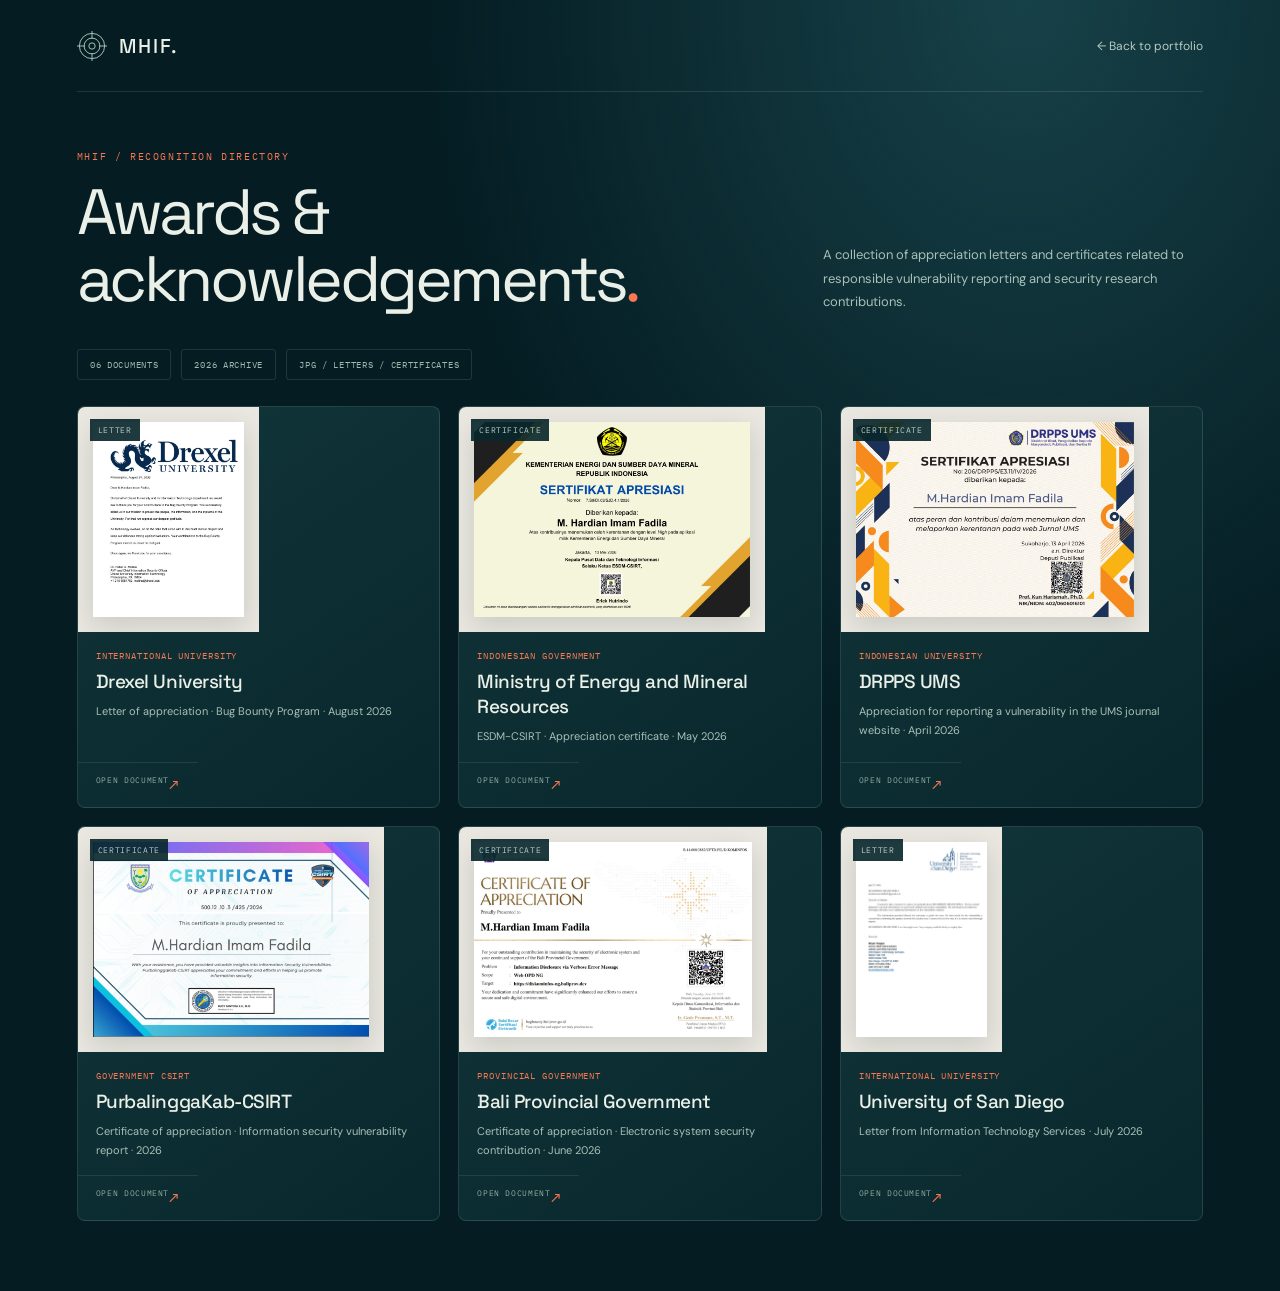
<file: awards.html>
<!doctype html>
<html lang="en">
<head>
<meta charset="utf-8"><meta name="viewport" content="width=device-width, initial-scale=1"><meta name="theme-color" content="#051f26">
<title>Awards & Acknowledgements — M. Hardian Imam Fadila</title>
<link rel="preconnect" href="https://fonts.googleapis.com"><link rel="preconnect" href="https://fonts.gstatic.com" crossorigin>
<link href="https://fonts.googleapis.com/css2?family=DM+Sans:wght@400;500;600&family=IBM+Plex+Mono:wght@400;500&family=Space+Grotesk:wght@400;500;600&display=swap" rel="stylesheet">
<link rel="stylesheet" href="./css/style.css">
<style>
.archive-page{min-height:100svh;background:radial-gradient(ellipse at 80% 0%,#174148 0,transparent 42%),#041c22;color:#eaf0e8;padding:0 clamp(22px,6vw,90px) 70px;font-family:'DM Sans',sans-serif}
.archive-nav{height:92px;border-bottom:1px solid #b8d2c626;display:flex;align-items:center;justify-content:space-between;gap:20px}
.archive-brand{display:flex;align-items:center;gap:12px;color:inherit;text-decoration:none;font:500 20px 'Space Grotesk',sans-serif;letter-spacing:.1em}.archive-brand-mark{width:30px;stroke:#a9c7bd;fill:none;stroke-width:1.2}.back-link{color:#b6cbc3;text-decoration:none;font-size:12px;display:flex;align-items:center;gap:9px}.back-link:hover{color:#fff}
.archive-main{max-width:1180px;margin:0 auto}.archive-eyebrow{margin:58px 0 16px;color:#f97751;font:10px 'IBM Plex Mono',monospace;letter-spacing:.16em}.archive-heading-row{display:flex;justify-content:space-between;align-items:end;gap:24px;margin-bottom:36px}.archive-heading-row h1{font:400 clamp(36px,5vw,64px)/1.05 'Space Grotesk',sans-serif;letter-spacing:-.055em;margin:0}.archive-heading-row p{color:#a8c0b8;max-width:380px;font-size:13px;line-height:1.8;margin:0}.archive-stats{display:flex;gap:10px;flex-wrap:wrap;margin:0 0 26px}.archive-stats span{border:1px solid #b8d2c626;border-radius:3px;padding:9px 12px;color:#9db8ae;font:9px 'IBM Plex Mono',monospace;letter-spacing:.08em}
.archive-grid{display:grid;grid-template-columns:repeat(3,minmax(0,1fr));gap:18px}.document-card{appearance:none;text-align:left;color:inherit;text-decoration:none;background:linear-gradient(145deg,#12363a,#08272c);border:1px solid #a9c8bb28;border-radius:8px;overflow:hidden;display:flex;flex-direction:column;min-width:0;transition:transform .22s,border-color .22s,background .22s;cursor:pointer;padding:0}.document-card:hover,.document-card:focus-visible{transform:translateY(-4px);border-color:#8db5a5a0;background:linear-gradient(145deg,#174146,#092a30);outline:none}.document-preview{height:225px;background:#e9e7df;display:flex;align-items:center;justify-content:center;position:relative;padding:15px;overflow:hidden}.document-preview img{display:block;max-width:100%;max-height:100%;width:auto;height:auto;object-fit:contain;box-shadow:0 8px 25px #00151924;transition:transform .25s}.document-card:hover .document-preview img{transform:scale(1.025)}.document-type{position:absolute;top:12px;left:12px;background:#08272ce8;color:#bcd2c7;padding:6px 8px;font:8px 'IBM Plex Mono',monospace;letter-spacing:.08em}.document-info{padding:18px 18px 16px;display:flex;flex-direction:column;gap:8px;flex:1}.document-kicker{font:9px 'IBM Plex Mono',monospace;letter-spacing:.1em;color:#f97751}.document-info h2{font:500 19px 'Space Grotesk',sans-serif;letter-spacing:-.025em;margin:0}.document-info p{font-size:11px;line-height:1.7;color:#a9c0b7;margin:0}.document-bottom{border-top:1px solid #b8d2c61e;padding:12px 18px;display:flex;justify-content:space-between;color:#91aea3;font:8px 'IBM Plex Mono',monospace;letter-spacing:.08em}.document-bottom b{font-size:16px;font-weight:400;color:#f97751}
.viewer{position:fixed;inset:0;z-index:100;background:#001418ed;backdrop-filter:blur(12px);display:none;align-items:center;justify-content:center;padding:28px}.viewer.is-open{display:flex}.viewer-inner{width:min(1050px,100%);height:min(90svh,900px);display:flex;flex-direction:column;gap:12px}.viewer-top{display:flex;justify-content:space-between;align-items:center;color:#bdd0c7;font:10px 'IBM Plex Mono',monospace;letter-spacing:.08em}.viewer-close{background:#15383c;border:1px solid #8bb2a540;color:#fff;border-radius:50%;width:40px;height:40px;font-size:22px;cursor:pointer}.viewer-image-wrap{flex:1;min-height:0;display:flex;align-items:center;justify-content:center}.viewer-image-wrap img{max-width:100%;max-height:100%;object-fit:contain;background:#fff}.viewer-bottom{display:flex;justify-content:space-between;align-items:center;gap:15px;color:#c4d5cd}.viewer-bottom h2{font:400 19px 'Space Grotesk',sans-serif;margin:0}.viewer-bottom p{font-size:11px;color:#9cb8ad;margin:5px 0 0}.viewer-controls{display:flex;gap:8px}.viewer-controls button{width:42px;height:42px;border-radius:50%;border:1px solid #a6c5b933;background:#0c2c31;color:#eaf0e8;font-size:20px;cursor:pointer}.viewer-controls button:hover{background:#20484b}
@media(max-width:850px){.archive-grid{grid-template-columns:repeat(2,minmax(0,1fr))}.archive-heading-row{align-items:start;flex-direction:column}.document-preview{height:200px}}
@media(max-width:540px){.archive-page{padding-inline:18px}.archive-nav{height:75px}.archive-eyebrow{margin-top:38px}.archive-grid{grid-template-columns:1fr;gap:14px}.document-preview{height:240px}.archive-heading-row{margin-bottom:25px}.archive-heading-row p{font-size:12px}.viewer{padding:12px}.viewer-inner{height:94svh}.viewer-bottom h2{font-size:15px}.viewer-controls button{width:36px;height:36px}}
</style></head>
<body><div class="archive-page">
<header class="archive-nav"><a class="archive-brand" href="./index.html"><svg class="archive-brand-mark" viewBox="0 0 38 38"><circle cx="19" cy="19" r="16"/><circle cx="19" cy="19" r="10"/><circle cx="19" cy="19" r="4"/><path d="M19 0v10M19 28v10M0 19h10M28 19h10"/></svg>MHIF.</a><a class="back-link" href="./index.html#observatory">← Back to portfolio</a></header>
<main class="archive-main"><p class="archive-eyebrow">MHIF / RECOGNITION DIRECTORY</p><div class="archive-heading-row"><h1>Awards &<br>acknowledgements<span style="color:#f97751">.</span></h1><p>A collection of appreciation letters and certificates related to responsible vulnerability reporting and security research contributions.</p></div><div class="archive-stats"><span>06 DOCUMENTS</span><span>2026 ARCHIVE</span><span>JPG / LETTERS / CERTIFICATES</span></div>
<div class="archive-grid" id="document-grid"></div></main></div>
<div class="viewer" id="viewer" role="dialog" aria-modal="true" aria-label="Document preview"><div class="viewer-inner"><div class="viewer-top"><span id="viewer-count">DOCUMENT 01 / 06</span><button class="viewer-close" id="viewer-close" aria-label="Close preview">×</button></div><div class="viewer-image-wrap"><img id="viewer-image" alt=""></div><div class="viewer-bottom"><div><h2 id="viewer-title"></h2><p id="viewer-description"></p></div><div class="viewer-controls"><button id="viewer-prev" aria-label="Previous document">←</button><button id="viewer-next" aria-label="Next document">→</button></div></div></div></div>
<script>
const docs=[
{file:'drexel-letter.jpg',title:'Drexel University',kicker:'INTERNATIONAL UNIVERSITY',desc:'Letter of appreciation · Bug Bounty Program · August 2026',type:'LETTER'},
{file:'esdm-appreciation.jpg',title:'Ministry of Energy and Mineral Resources',kicker:'INDONESIAN GOVERNMENT',desc:'ESDM-CSIRT · Appreciation certificate · May 2026',type:'CERTIFICATE'},
{file:'ums-appreciation.jpg',title:'DRPPS UMS',kicker:'INDONESIAN UNIVERSITY',desc:'Appreciation for reporting a vulnerability in the UMS journal website · April 2026',type:'CERTIFICATE'},
{file:'purbalingga-csirt.jpg',title:'PurbalinggaKab-CSIRT',kicker:'GOVERNMENT CSIRT',desc:'Certificate of appreciation · Information security vulnerability report · 2026',type:'CERTIFICATE'},
{file:'bali-provincial-government.jpg',title:'Bali Provincial Government',kicker:'PROVINCIAL GOVERNMENT',desc:'Certificate of appreciation · Electronic system security contribution · June 2026',type:'CERTIFICATE'},
{file:'university-san-diego-letter.jpg',title:'University of San Diego',kicker:'INTERNATIONAL UNIVERSITY',desc:'Letter from Information Technology Services · July 2026',type:'LETTER'}];
const grid=document.getElementById('document-grid'),viewer=document.getElementById('viewer');let active=0;
docs.forEach((d,i)=>{const b=document.createElement('button');b.className='document-card';b.type='button';b.innerHTML=`<div class="document-preview"><span class="document-type">${d.type}</span><img src="./assets/${d.file}" alt="Preview of ${d.title} document" loading="lazy"></div><div class="document-info"><span class="document-kicker">${d.kicker}</span><h2>${d.title}</h2><p>${d.desc}</p></div><div class="document-bottom"><span>OPEN DOCUMENT</span><b>↗</b></div>`;b.addEventListener('click',()=>show(i));grid.appendChild(b)});
function show(i){active=(i+docs.length)%docs.length;const d=docs[active];document.getElementById('viewer-image').src='./assets/'+d.file;document.getElementById('viewer-image').alt=d.title;document.getElementById('viewer-title').textContent=d.title;document.getElementById('viewer-description').textContent=d.desc;document.getElementById('viewer-count').textContent=`DOCUMENT ${String(active+1).padStart(2,'0')} / ${String(docs.length).padStart(2,'0')}`;viewer.classList.add('is-open');document.body.style.overflow='hidden'}
function close(){viewer.classList.remove('is-open');document.body.style.overflow=''}
document.getElementById('viewer-close').addEventListener('click',close);document.getElementById('viewer-prev').addEventListener('click',()=>show(active-1));document.getElementById('viewer-next').addEventListener('click',()=>show(active+1));viewer.addEventListener('click',e=>{if(e.target===viewer)close()});document.addEventListener('keydown',e=>{if(!viewer.classList.contains('is-open'))return;if(e.key==='Escape')close();if(e.key==='ArrowLeft')show(active-1);if(e.key==='ArrowRight')show(active+1)});
</script></body></html>
</file>
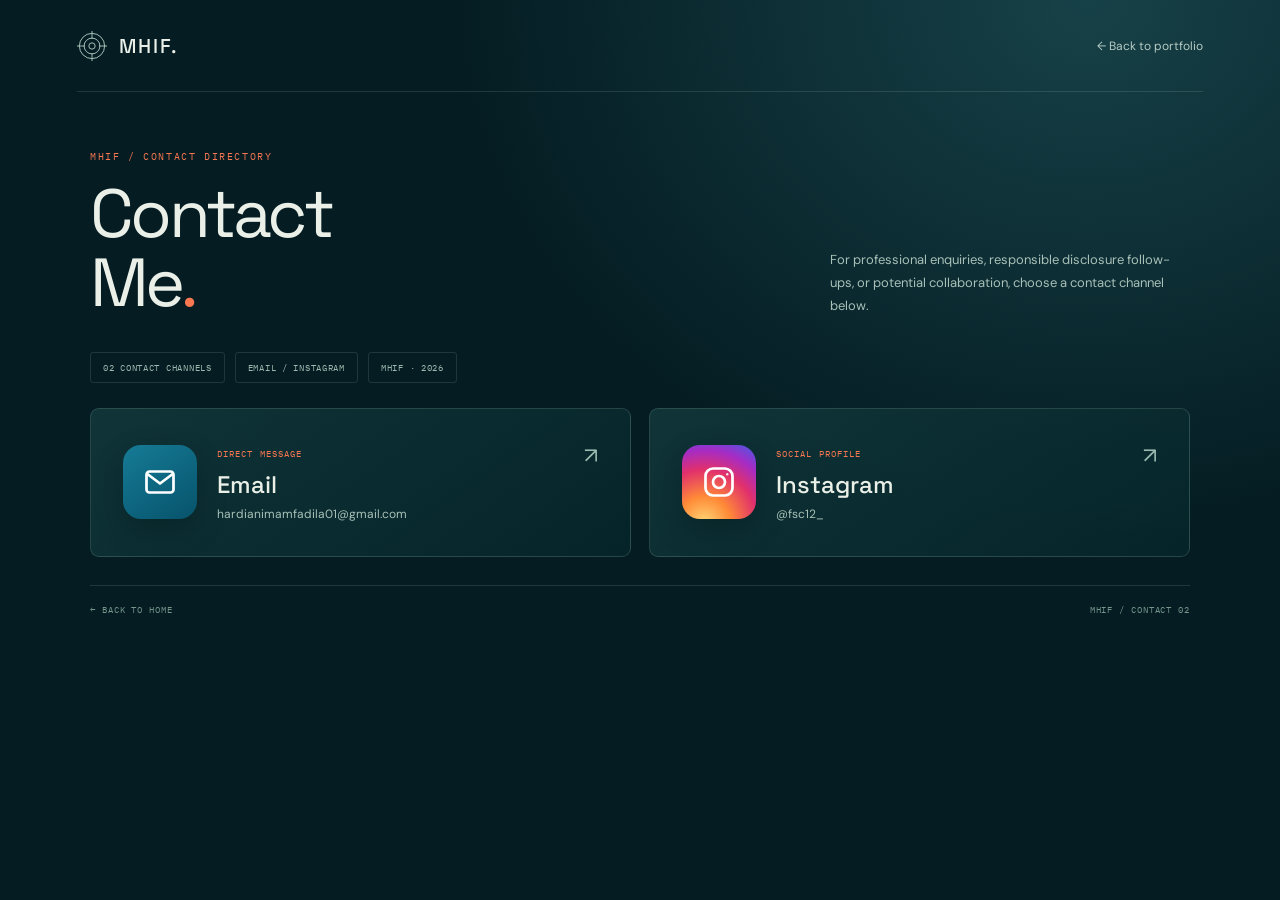
<file: contact.html>
<!doctype html>
<html lang="en">
<head>
<meta charset="utf-8"><meta name="viewport" content="width=device-width, initial-scale=1"><meta name="theme-color" content="#051f26">
<title>Contact Me — M. Hardian Imam Fadila</title>
<link rel="preconnect" href="https://fonts.googleapis.com"><link rel="preconnect" href="https://fonts.gstatic.com" crossorigin>
<link href="https://fonts.googleapis.com/css2?family=DM+Sans:wght@400;500;600&family=IBM+Plex+Mono:wght@400;500&family=Space+Grotesk:wght@400;500;600&display=swap" rel="stylesheet">
<link rel="stylesheet" href="./css/style.css">
<style>
.contact-page{min-height:100svh;background:radial-gradient(ellipse at 85% 0%,#174148 0,transparent 42%),#041c22;color:#eaf0e8;padding:0 clamp(20px,6vw,90px) 65px;font-family:'DM Sans',sans-serif}.contact-nav{height:92px;border-bottom:1px solid #b8d2c626;display:flex;align-items:center;justify-content:space-between;gap:20px}.contact-brand{display:flex;align-items:center;gap:12px;color:inherit;text-decoration:none;font:500 20px 'Space Grotesk',sans-serif;letter-spacing:.1em}.contact-brand svg{width:30px;stroke:#a9c7bd;fill:none;stroke-width:1.2}.contact-back{color:#b6cbc3;text-decoration:none;font-size:12px}.contact-back:hover{color:white}.contact-main{max-width:1100px;margin:0 auto}.contact-eyebrow{margin:58px 0 16px;color:#f97751;font:10px 'IBM Plex Mono',monospace;letter-spacing:.16em}.contact-heading{display:flex;justify-content:space-between;align-items:end;gap:24px;margin-bottom:34px}.contact-heading h1{font:400 clamp(40px,6vw,68px)/1.02 'Space Grotesk',sans-serif;letter-spacing:-.055em;margin:0}.contact-heading h1 span{color:#f97751}.contact-heading p{color:#a8c0b8;max-width:360px;font-size:13px;line-height:1.8;margin:0}.contact-status{display:flex;gap:10px;flex-wrap:wrap;margin-bottom:25px}.contact-status span{border:1px solid #b8d2c626;border-radius:3px;padding:9px 12px;color:#9db8ae;font:9px 'IBM Plex Mono',monospace;letter-spacing:.08em}.contact-grid{display:grid;grid-template-columns:repeat(2,minmax(0,1fr));gap:18px}.contact-card{display:flex;align-items:center;gap:20px;min-width:0;padding:clamp(20px,3vw,32px);border:1px solid #a9c8bb30;border-radius:9px;background:linear-gradient(145deg,#12383bdf,#06262bdc);color:inherit;text-decoration:none;transition:transform .2s,border-color .2s,background .2s}.contact-card:hover,.contact-card:focus-visible{transform:translateY(-3px);border-color:#72c6c4a0;background:linear-gradient(145deg,#174246ed,#082b30ed);outline:none}.contact-icon{width:74px;height:74px;flex:none;display:flex;align-items:center;justify-content:center;border-radius:18px;box-shadow:0 12px 28px #00151955}.contact-icon svg{width:36px;height:36px;fill:none;stroke:#fff;stroke-width:1.8;stroke-linecap:round;stroke-linejoin:round}.contact-icon.email{background:linear-gradient(145deg,#167b96,#07536b)}.contact-icon.instagram{background:radial-gradient(circle at 30% 105%,#ffd776 0%,#ff8a37 28%,#e1306c 57%,#a52cc5 78%,#405de6 100%)}.contact-details{flex:1;min-width:0}.contact-label{font:9px 'IBM Plex Mono',monospace;color:#f97751;letter-spacing:.12em}.contact-details h2{font:500 24px 'Space Grotesk',sans-serif;margin:7px 0 4px}.contact-details p{font-size:12px;line-height:1.7;color:#a8c1b7;margin:0;overflow-wrap:anywhere}.contact-arrow{font-size:22px;color:#9bbab0;align-self:flex-start}.contact-footer{margin-top:28px;padding-top:18px;border-top:1px solid #b8d2c626;display:flex;justify-content:space-between;gap:15px;color:#76968c;font:9px 'IBM Plex Mono',monospace;letter-spacing:.1em}.contact-footer a{color:inherit;text-decoration:none}.contact-footer a:hover{color:#fff}
@media(max-width:700px){.contact-heading{align-items:start;flex-direction:column}.contact-heading p{font-size:12px}.contact-grid{grid-template-columns:1fr}.contact-card{padding:22px}.contact-nav{height:76px}.contact-eyebrow{margin-top:38px}.contact-icon{width:62px;height:62px}.contact-details h2{font-size:21px}}
</style></head>
<body><div class="contact-page">
<header class="contact-nav"><a class="contact-brand" href="./index.html"><svg viewBox="0 0 38 38"><circle cx="19" cy="19" r="16"/><circle cx="19" cy="19" r="10"/><circle cx="19" cy="19" r="4"/><path d="M19 0v10M19 28v10M0 19h10M28 19h10"/></svg>MHIF.</a><a class="contact-back" href="./index.html#observatory">← Back to portfolio</a></header>
<main class="contact-main"><p class="contact-eyebrow">MHIF / CONTACT DIRECTORY</p><div class="contact-heading"><h1>Contact<br>Me<span>.</span></h1><p>For professional enquiries, responsible disclosure follow-ups, or potential collaboration, choose a contact channel below.</p></div>
<div class="contact-status"><span>02 CONTACT CHANNELS</span><span>EMAIL / INSTAGRAM</span><span>MHIF · 2026</span></div>
<div class="contact-grid">
<a class="contact-card" href="mailto:hardianimamfadila01@gmail.com"><span class="contact-icon email" aria-hidden="true"><svg viewBox="0 0 24 24"><rect x="3" y="5" width="18" height="14" rx="2"/><path d="m4 7 8 6 8-6"/></svg></span><span class="contact-details"><span class="contact-label">DIRECT MESSAGE</span><h2>Email</h2><p>hardianimamfadila01@gmail.com</p></span><span class="contact-arrow" aria-hidden="true">↗</span></a>
<a class="contact-card" href="https://www.instagram.com/fsc12_/" target="_blank" rel="noopener noreferrer"><span class="contact-icon instagram" aria-hidden="true"><svg viewBox="0 0 24 24"><rect x="3" y="3" width="18" height="18" rx="5"/><circle cx="12" cy="12" r="4"/><circle cx="17.5" cy="6.8" r=".8" fill="currentColor" stroke="none"/></svg></span><span class="contact-details"><span class="contact-label">SOCIAL PROFILE</span><h2>Instagram</h2><p>@fsc12_</p></span><span class="contact-arrow" aria-hidden="true">↗</span></a>
</div><footer class="contact-footer"><a href="./index.html">← BACK TO HOME</a><span>MHIF / CONTACT 02</span></footer></main></div></body></html>
</file>
<file: css/style.css>
/* PELAGIC — original art direction. No framework or external JS dependencies. */
:root{--ink:#04191e;--cream:#f0f2e8;--muted:#adc1be;--coral:#fa805b;--rule:rgba(213,236,225,.2);--display:'Space Grotesk',sans-serif;--body:'DM Sans',sans-serif;--mono:'IBM Plex Mono',monospace;--gutter:clamp(24px,4.8vw,100px);--travel:300svh;--ease:cubic-bezier(.16,1,.3,1);--hero-o:1;--hero-filter:none;--hero-rise:0px;--product-o:0;--product-vis:hidden;--copy-y:220px;--panel-y:460px;--cam-z:1;--cam-x:0px;--cam-y:0px;--depth-p:0;--glow-o:1;--deep-o:0;--transition-o:0;--c:clamp(.64px,.071vw,1.25px);color-scheme:dark}
*{box-sizing:border-box}html{margin:0;background:var(--ink);scroll-behavior:auto}body{margin:0;color:var(--cream);font-family:var(--body);-webkit-font-smoothing:antialiased}button,a{-webkit-tap-highlight-color:transparent}button,input{font:inherit}button{cursor:pointer;border:0;color:inherit;background:none}a{color:inherit;text-decoration:none}button,a{touch-action:manipulation}button:active{transform:scale(.97)}button:focus-visible,a:focus-visible,[tabindex]:focus-visible{outline:2px solid var(--coral);outline-offset:6px;border-radius:2px}button:disabled{cursor:wait}::selection{background:var(--coral);color:var(--ink)}h1,h2,h3,p{margin:0}svg{display:block}.icon{width:22px;height:22px;fill:none;stroke:currentColor;stroke-width:1.5;stroke-linecap:round;stroke-linejoin:round;flex-shrink:0}.icon-defs{width:0;height:0;position:absolute;overflow:hidden}.mono,.eyebrow{font-family:var(--mono);font-size:10px;font-weight:400;letter-spacing:.07em;line-height:1.7}.coral{color:var(--coral)}.soft{color:#92b4af}.signal-dot{width:6px;height:6px;background:var(--coral);display:inline-block;border-radius:50%;margin-right:10px;box-shadow:0 0 12px #fa805b25}.eyebrow{display:flex;align-items:center;font-size:10px;letter-spacing:.11em}.skip-link{position:fixed;top:12px;left:12px;z-index:100;padding:15px;background:var(--cream);color:var(--ink);transform:translateY(-160%)}.skip-link:focus{transform:none}
/* Persistent, deliberately asymmetric masthead. */
.site-header{position:fixed;z-index:20;left:var(--gutter);right:var(--gutter);height:108px;top:0;display:flex;align-items:center;border-bottom:1px solid var(--rule);gap:42px}.brand{display:flex;align-items:center;gap:12px;flex-shrink:0}.brand>span{font:600 25px/1 var(--display);letter-spacing:.08em}.brand-dot{font:400 10px var(--body);vertical-align:top;margin-left:4px;letter-spacing:0}.brand-mark{width:34px;height:34px;stroke:var(--cream);stroke-width:1.1}.header-caption{font-size:8px;letter-spacing:.12em;color:#d1e0d5aa;line-height:1.5;padding-left:30px;border-left:1px solid var(--rule)}.desktop-nav{margin-left:auto;display:flex;gap:32px;align-items:center}.nav-link{font-size:12px;padding:14px 0;position:relative}.nav-link::after{content:'';height:1px;background:var(--cream);left:0;right:0;position:absolute;bottom:9px;transform:scaleX(0);transform-origin:left;transition:transform .25s var(--ease)}.nav-link:hover::after{transform:scaleX(1)}.header-cta{background:var(--cream);color:#08252a;display:flex;align-items:center;gap:26px;padding:13px 19px;font-size:12px;transition:background .2s,transform .16s;border-radius:3px}.header-cta:hover{background:var(--coral)}.header-cta .icon{width:18px;height:18px}.menu-toggle{display:none}.mobile-menu[hidden]{display:none}
/* Exactly one photo. A sticky camera, not two image sections. */
.scene{height:calc(100svh + var(--travel));position:relative}.scene-viewport{height:100svh;position:sticky;top:0;overflow:hidden;isolation:isolate}.backdrop{position:absolute;inset:0;z-index:-2;background:#04202a;overflow:hidden}.camera{position:absolute;inset:0;transform:scale(var(--cam-z));transform-origin:center}.ocean-photo{display:block;position:absolute;left:0;top:0;width:max(112%,247.5svh);height:auto;max-width:none;transform:translate3d(var(--cam-x),var(--cam-y),0)}.photo-shade{position:absolute;inset:0;background:linear-gradient(90deg,rgba(1,21,26,.45) 0%,rgba(1,21,26,.14) 40%,transparent 67%),linear-gradient(180deg,rgba(1,19,24,.58) 0%,transparent 28%,transparent 57%,rgba(2,20,23,.8) 100%)}.surface-glow{position:absolute;inset:0;opacity:var(--glow-o);background:linear-gradient(90deg,rgba(7,45,44,.08),transparent 65%)}.deep-shade{position:absolute;inset:0;background:linear-gradient(90deg,rgba(0,16,20,.55),rgba(0,16,20,.25));opacity:var(--deep-o)}.is-moving .camera,.is-moving .ocean-photo{will-change:transform}.is-moving .hero{will-change:transform}.is-moving .hero-title,.is-moving .hero-intro{will-change:filter,opacity}.is-moving .product-copy,.is-moving .console-wrap{will-change:transform,opacity}
/* Surface framing: open composition with the animal given its own space. */
.hero{position:absolute;left:var(--gutter);top:50%;transform:translateY(calc(-42% - var(--hero-rise)));visibility:var(--hero-vis,visible);max-width:65%;z-index:1}.hero-title{font-family:var(--display);font-weight:400;font-size:clamp(76px,8.65vw,168px);line-height:.98;letter-spacing:-.065em;margin-top:30px;opacity:var(--hero-o);filter:var(--hero-filter)}.hero-title .line{display:block;clip-path:inset(-.2em -.15em -.08em -.05em)}.line-inner{display:block}.hero-intro{opacity:var(--hero-o);filter:var(--hero-filter)}.hero-bottom{display:flex;align-items:center;gap:48px;margin-top:38px}.hero-bottom>p{font-size:14px;line-height:1.65;color:#c0d1cc}.dive-link{display:flex;align-items:center;gap:13px;font-size:12px}.circle-button{display:flex;align-items:center;justify-content:center;border:1px solid #dce5d757;width:45px;height:45px;border-radius:50%;transition:background .2s,color .2s,border-color .2s}.circle-button .icon{width:18px;height:18px}.dive-link:hover .circle-button{background:var(--coral);border-color:var(--coral);color:var(--ink)}.specimen{position:absolute;top:58%;right:13.5%;display:flex;align-items:flex-start;gap:15px;opacity:var(--hero-o);visibility:var(--hero-vis,visible);transform:translateY(calc(var(--hero-rise)*-.3))}.specimen-cross{color:var(--coral);font:300 26px/.7 var(--display)}.specimen>div{display:flex;flex-direction:column;gap:7px}.specimen .mono{font-size:8px;letter-spacing:.08em;color:#e4e9dc}.specimen>div>span:last-child{font-size:11px;color:#a9c0ba}.specimen-line{height:1px;width:54px;background:var(--coral);opacity:.65;margin-top:5px}.surface-coordinates{position:absolute;bottom:155px;right:var(--gutter);color:#e0eadd;opacity:var(--hero-o);visibility:var(--hero-vis,visible);font-size:10px;line-height:2;text-align:right}.surface-coordinates span{font-size:8px;color:#8fa8a5}.depth-gauge{position:absolute;right:22px;top:50%;transform:translateY(-50%);display:flex;align-items:center;flex-direction:column;gap:18px;color:#9db7b3;z-index:5}.gauge-title{font-size:7px;writing-mode:vertical-rl;letter-spacing:.15em}.gauge-track{height:182px;width:16px;display:flex;flex-direction:column;justify-content:space-between;position:relative;align-items:flex-end}.gauge-track i{width:6px;height:1px;background:#a3c3bc5e}.gauge-track i:nth-child(5n+1){width:13px;background:#b1c8c487}.gauge-marker{position:absolute;right:0;top:0;width:18px;height:2px;background:var(--coral);transform:translateY(calc(var(--depth-p)*180px));box-shadow:0 0 9px #f9775140}.gauge-value{font-size:7px;writing-mode:vertical-rl;letter-spacing:.06em}.transition-caption{position:absolute;inset:0;display:flex;align-items:center;justify-content:center;gap:25px;opacity:var(--transition-o);font-size:10px;letter-spacing:.16em;pointer-events:none}.transition-caption span{width:32px;height:1px;background:#c5d8cd4d}
/* Signal framing: the story at left, the instrument at right. */
.product{position:absolute;inset:0;display:grid;grid-template-columns:minmax(250px,.8fr) minmax(0,1.5fr);gap:5vw;align-items:center;padding:140px calc(var(--gutter) + 20px) 116px var(--gutter);visibility:var(--product-vis);opacity:var(--product-o)}.product-copy{transform:translateY(var(--copy-y))}.product-copy h2{font-family:var(--display);font-size:clamp(42px,4.65vw,83px);font-weight:400;line-height:1.04;letter-spacing:-.06em;margin:25px 0}.product-description{font-size:14px;line-height:1.8;color:#adc4be;max-width:330px}.product-note{display:flex;align-items:start;gap:20px;padding:23px 0;margin-top:28px;border-top:1px solid var(--rule);max-width:330px}.note-number{font-size:9px;color:var(--coral);padding-top:3px}.product-note p{font-size:12px;line-height:1.6;color:#adc4be}.text-link{font-size:12px;display:flex;align-items:center;gap:30px;padding:12px 0}.text-link:hover{color:var(--coral)}.text-link .icon{width:17px;height:17px}.console-wrap{transform:translateY(var(--panel-y));min-width:0;justify-self:end;width:calc(750 * var(--c))}.console{height:calc(529 * var(--c));border:1px solid #a6c8bd38;border-radius:calc(12 * var(--c));background:linear-gradient(135deg,#183a3fd6,#08262be8 66%);box-shadow:0 20px 100px #00131870,inset 0 1px 0 #ffffff08;overflow:hidden;position:relative;color:#dce8dd}.console-header{height:calc(58 * var(--c));padding:0 calc(23 * var(--c));display:flex;align-items:center;gap:calc(19 * var(--c));border-bottom:1px solid var(--rule)}.console-brand{display:flex;align-items:center;gap:calc(10 * var(--c));font-size:calc(14 * var(--c))}.console-brand svg{width:calc(23 * var(--c));height:calc(23 * var(--c));stroke:#c2d5ca;stroke-width:1;fill:none}.demo-indicator{margin-left:auto;font-size:calc(8 * var(--c));letter-spacing:.08em;color:#a1bdb1;display:flex;align-items:center;gap:calc(7 * var(--c))}.demo-indicator i{width:calc(4 * var(--c));height:calc(4 * var(--c));background:#9fc6b5;border-radius:50%}.download-button{display:flex;justify-content:center;align-items:center;width:calc(28 * var(--c));height:calc(30 * var(--c));border-left:1px solid var(--rule);padding-left:calc(12 * var(--c))}.download-button:hover{color:var(--coral)}.download-button .icon{width:calc(15 * var(--c));height:calc(15 * var(--c))}.console-location{display:flex;align-items:center;justify-content:space-between;padding:calc(21 * var(--c)) calc(25 * var(--c)) calc(19 * var(--c))}.location-label{font-size:calc(8 * var(--c));color:#9ab5b0;letter-spacing:.1em}.console-location h3{font:400 calc(27 * var(--c))/1.3 var(--display);letter-spacing:-.035em;margin-top:calc(5 * var(--c))}.console-location h3 span{font-size:calc(18 * var(--c));color:#809e97;margin-left:calc(7 * var(--c))}.location-coords{color:#9ab5b0;font-size:calc(9 * var(--c));text-align:right;line-height:1.7}.species-tabs{display:flex;gap:calc(24 * var(--c));height:calc(38 * var(--c));margin:0 calc(25 * var(--c));border-bottom:1px solid var(--rule)}.species-tabs button{font-size:calc(11 * var(--c));color:#9cb4ae;padding:0 0 calc(10 * var(--c));position:relative;transition:color .2s;white-space:nowrap}.species-tabs button:hover{color:#f3f3e7}.species-tabs button[aria-selected=true]{color:var(--cream)}.species-tabs button[aria-selected=true]::after{content:'';position:absolute;height:2px;left:0;right:0;bottom:-1px;background:var(--coral)}.signal-panel{display:grid;grid-template-columns:1.64fr 1fr;height:calc(240 * var(--c));padding:calc(15 * var(--c)) calc(25 * var(--c)) calc(14 * var(--c))}.sonar-panel{position:relative;border-right:1px solid var(--rule);padding-right:calc(19 * var(--c))}.sonar-label{display:flex;justify-content:space-between;font-size:calc(7 * var(--c));color:#8daaa2;position:relative;z-index:2}.sonar{position:absolute;top:calc(1 * var(--c));left:calc(6 * var(--c));height:calc(205 * var(--c));width:calc(350 * var(--c));overflow:visible}.sonar-grid{fill:none;stroke:#90b2a6;stroke-opacity:.18;stroke-width:.7}.sonar-grid path{stroke-dasharray:2 4}.sonar-sweep{transform-origin:215px 136px}.target-ring{fill:none;stroke:var(--coral);stroke-width:.7;opacity:.22}.target-ring.inner{opacity:.55}.sonar-target-label{fill:var(--coral);font-family:var(--mono);font-size:8px;letter-spacing:1px}.sonar-direction{fill:#6e9287;font-family:var(--mono);font-size:8px}.sonar-foot{position:absolute;bottom:0;left:0;right:calc(19 * var(--c));display:flex;justify-content:space-between;font-size:calc(7 * var(--c));color:#a8bcb0;letter-spacing:.05em}.sonar-foot i{display:inline-block;width:calc(3 * var(--c));height:calc(3 * var(--c));margin-right:calc(6 * var(--c));border-radius:50%;background:var(--coral)}.signal-stats{padding-left:calc(29 * var(--c));display:flex;flex-direction:column;justify-content:space-between}.signal-stats .mono{font-size:calc(7 * var(--c));color:#8faea5;letter-spacing:.05em}.signal-stats p{font-family:var(--display);font-size:calc(34 * var(--c));font-weight:400;line-height:1.2;margin-top:calc(3 * var(--c));letter-spacing:-.045em}.signal-stats small{font:400 calc(13 * var(--c)) var(--body);color:#abc1b8;margin-left:calc(5 * var(--c))}.stat-caption{font-size:calc(9 * var(--c));color:#a1b8ae;line-height:1.6}.signal-quality p{font:400 calc(10 * var(--c)) var(--body);display:flex;align-items:center;gap:calc(10 * var(--c));letter-spacing:0;margin-top:calc(9 * var(--c))}.clarity-bars{display:flex;align-items:flex-end;gap:calc(3 * var(--c));height:calc(13 * var(--c))}.clarity-bars i{display:block;background:#abd0b7;width:calc(3 * var(--c));height:40%}.clarity-bars i:nth-child(2){height:55%}.clarity-bars i:nth-child(3){height:70%}.clarity-bars i:nth-child(4){height:85%}.clarity-bars i:nth-child(5){height:100%}.audio-panel{margin:0 calc(25 * var(--c));padding-top:calc(14 * var(--c));border-top:1px solid var(--rule);display:flex;align-items:center;gap:calc(15 * var(--c));height:calc(76 * var(--c))}.play-button{border:1px solid #97b4a357;border-radius:50%;width:calc(40 * var(--c));height:calc(40 * var(--c));display:flex;justify-content:center;align-items:center;transition:background .2s,color .2s;flex-shrink:0}.play-button .icon{width:calc(17 * var(--c));height:calc(17 * var(--c))}.play-button:hover,.play-button[aria-pressed=true]{background:var(--coral);color:var(--ink);border-color:var(--coral)}.waveform-wrap{flex:1;min-width:0}.waveform-meta{display:flex;justify-content:space-between;font-size:calc(7 * var(--c));color:#a3b9b0;letter-spacing:.05em}.waveform{width:100%;height:calc(34 * var(--c));margin-top:calc(2 * var(--c));color:#91b6a5}.waveform line{stroke:currentColor;stroke-width:2.2;stroke-linecap:round}.waveform line.played{stroke:var(--coral)}.console-footer{padding:calc(13 * var(--c)) calc(25 * var(--c)) 0;display:flex;justify-content:space-between;font-size:calc(6.5 * var(--c));color:#83a298;letter-spacing:.04em}.console-caption{display:flex;justify-content:space-between;align-items:center;margin-top:calc(17 * var(--c));color:#8fada5;gap:10px}.console-caption>.mono{font-size:calc(7 * var(--c));letter-spacing:.06em}.console-caption button{display:flex;align-items:center;gap:8px;font-size:calc(9 * var(--c));padding:0}.console-caption button:hover{color:var(--cream)}.console-caption .icon{width:calc(12 * var(--c));height:calc(12 * var(--c))}
/* A restrained chapter rail, shared by both framings. */
.scene-footer{position:absolute;bottom:0;left:var(--gutter);right:var(--gutter);height:95px;display:flex;justify-content:space-between;align-items:center;border-top:1px solid var(--rule);z-index:5}.scroll-cue{display:flex;align-items:center;gap:15px;min-width:180px}.scroll-cue .icon{width:16px;height:16px;color:var(--coral);transition:transform .3s}.scroll-cue.is-return .icon{transform:rotate(180deg)}.scroll-cue .mono{font-size:8px;letter-spacing:.12em}.chapters{display:flex;align-items:center;gap:18px}.chapter{font-size:11px;color:#8ea8a2;padding:15px 0;display:flex;gap:10px;align-items:center}.chapter .mono{font-size:8px;color:#86a39a}.chapter.active{color:var(--cream)}.chapter.active .mono{color:var(--coral)}.chapter-track{width:80px;height:1px;background:#a2bfb43b;position:relative}.chapter-track i{display:block;width:100%;height:1px;background:var(--coral);transform-origin:left;transform:scaleX(var(--depth-p))}.field-notes{display:flex;align-items:center;gap:18px;font-size:8px;letter-spacing:.1em;padding:15px 0;min-width:180px;justify-content:flex-end}.field-notes .icon{width:15px;height:15px}.field-notes:hover{color:var(--coral)}
/* One-shot entrance. Filled animations are removed before the scroll exit. */
.js:not(.is-open) .site-header,.js:not(.is-open) .hero-intro,.js:not(.is-open) .scene-footer,.js:not(.is-open) .specimen,.js:not(.is-open) .surface-coordinates{opacity:0}.js:not(.is-open) .line-inner{transform:translateY(115%);opacity:0}.is-ready:not(.is-open) .site-header{animation:fade-in .65s linear forwards}.is-ready:not(.is-open) .line-inner{animation:line-reveal 1.1s var(--ease) forwards}.is-ready:not(.is-open) .line:nth-child(1) .line-inner{animation-delay:.08s}.is-ready:not(.is-open) .line:nth-child(2) .line-inner{animation-delay:.21s}.is-ready:not(.is-open) .line:nth-child(3) .line-inner{animation-delay:.34s}.is-ready:not(.is-open) .hero-intro{animation:fade-in .55s linear .8s forwards}.is-ready:not(.is-open) .scene-footer,.is-ready:not(.is-open) .specimen,.is-ready:not(.is-open) .surface-coordinates{animation:fade-in .55s linear 1s forwards}.is-open .line{clip-path:none}.is-open .line-inner{transform:none;opacity:1;animation:none}.is-open .hero-intro{animation:none}@keyframes fade-in{to{opacity:1}}@keyframes line-reveal{0%{transform:translateY(115%);opacity:0}25%{opacity:1}100%{transform:translateY(0);opacity:1}}
/* Native dialog: keyboard trap and Escape behavior are supplied by the browser. */
.info-dialog{padding:0;border:1px solid #5e7e734f;background:#0a282c;color:var(--cream);width:min(590px,calc(100% - 32px));max-height:calc(100svh - 48px);border-radius:10px;box-shadow:0 30px 120px #0009}.info-dialog::backdrop{background:#00171bba;backdrop-filter:blur(10px)}.info-dialog[open]{animation:dialog-in .25s var(--ease)}.dialog-inner{padding:52px;position:relative}.dialog-close{position:absolute;right:17px;top:17px;width:34px;height:34px;display:flex;align-items:center;justify-content:center;border:1px solid var(--rule);border-radius:50%}.dialog-close:hover{background:#ffffff10}.dialog-inner .eyebrow{color:var(--coral);font-size:9px}.dialog-inner h2{font:400 48px/1.05 var(--display);letter-spacing:-.05em;margin:25px 0}.dialog-inner p:not(.eyebrow){font-size:14px;line-height:1.85;color:#b3c8bf;margin:16px 0}.dialog-inner h3{font:500 17px var(--display);margin-top:25px}.dialog-inner .fine-print{font-size:11px!important;border-top:1px solid var(--rule);padding-top:20px}.dialog-action{display:flex;align-items:center;justify-content:space-between;width:100%;padding:16px 18px;background:var(--coral);color:var(--ink);font-size:13px;margin-top:27px;border-radius:3px}.dialog-action .icon{width:18px;height:18px}.toast{position:fixed;z-index:60;bottom:30px;left:50%;transform:translate(-50%,15px);opacity:0;pointer-events:none;background:var(--cream);color:var(--ink);padding:14px 21px;border-radius:4px;box-shadow:0 10px 35px #0004;font-size:12px;transition:opacity .2s,transform .2s;width:max-content;max-width:calc(100% - 40px);text-align:center}.toast.is-visible{opacity:1;transform:translate(-50%,0)}.no-script{padding:30px;background:var(--ink)}@keyframes dialog-in{from{opacity:0;transform:translateY(10px) scale(.98)}to{opacity:1;transform:none}}
@media(min-width:1800px){:root{--c:1.3px}.hero-title{font-size:157px}}
@media(max-width:1100px){.header-caption{display:none}.desktop-nav{gap:25px}.hero-bottom{gap:25px}.hero-bottom>p{font-size:12px}.hero-title{font-size:9.1vw}.product{gap:3vw;grid-template-columns:1fr 1.6fr}.product-copy h2{font-size:4.7vw}.product-description{font-size:12px}.product-note{margin-top:18px;padding:17px 0}.product-note p{font-size:11px}.console-wrap{--c:calc((100vw - 2 * var(--gutter) - 20px) * .594 / 750)}.specimen{right:11%;top:59%}.specimen-line{display:none}}
@media(max-width:900px){:root{--gutter:30px;--travel:270svh}.site-header{height:88px}.brand>span{font-size:22px}.brand-mark{width:29px;height:29px}.desktop-nav{display:none}.menu-toggle{display:flex;margin-left:auto;width:42px;height:42px;flex-direction:column;align-items:center;justify-content:center;gap:6px;border:1px solid var(--rule);border-radius:50%}.menu-toggle span{width:15px;height:1px;background:var(--cream);transition:transform .2s}.menu-toggle[aria-expanded=true] span:first-child{transform:translateY(3.5px) rotate(45deg)}.menu-toggle[aria-expanded=true] span:last-child{transform:translateY(-3.5px) rotate(-45deg)}.mobile-menu{position:absolute;top:76px;right:0;width:min(320px,100%);padding:14px;background:#08282af5;border:1px solid var(--rule);border-radius:6px;box-shadow:0 10px 30px #00111588;display:flex;flex-direction:column;animation:dialog-in .2s var(--ease)}.mobile-menu button,.mobile-menu a{padding:16px 12px;display:flex;align-items:center;justify-content:space-between;font-size:14px;text-align:left}.mobile-menu button:hover,.mobile-menu a:hover{background:#ffffff08}.mobile-menu span{color:var(--coral)}.hero{top:47%;max-width:90%;transform:translateY(calc(-30% - var(--hero-rise)))}.hero-title{font-size:clamp(75px,11.5vw,108px)}.hero .eyebrow{font-size:8px}.hero-bottom{margin-top:29px;gap:30px}.specimen{top:32%;right:10%;gap:9px}.specimen .mono{font-size:7px}.specimen>div>span:last-child{font-size:10px}.depth-gauge{right:10px}.surface-coordinates{bottom:132px;font-size:9px}.product{display:flex;flex-direction:column;align-items:stretch;justify-content:center;gap:27px;padding:110px var(--gutter) 102px}.product-copy h2{font-size:48px;margin:16px 0}.product-copy h2 br{display:none}.product-description{font-size:13px;line-height:1.7;max-width:430px}.product-note,.product-copy .text-link{display:none}.product-copy .eyebrow{font-size:8px}.console-wrap{align-self:center;width:calc(750 * var(--c));--c:min(calc((100vw - 2 * var(--gutter)) / 750),calc((100svh - 355px) / 555));max-width:100%}.console-caption{margin-top:12px}.scene-footer{height:80px}.scroll-cue{min-width:0}.field-notes{min-width:0}.chapter-track{width:40px}.chapters{gap:12px}.field-notes{font-size:7px;gap:8px}.scroll-cue .mono{font-size:7px}.scroll-cue{gap:9px}}
@media(max-width:600px){:root{--gutter:24px}.site-header{height:80px}.brand{gap:9px}.brand>span{font-size:20px;letter-spacing:.08em}.brand-mark{width:28px;height:28px}.hero{top:auto;bottom:144px;transform:translateY(calc(-1 * var(--hero-rise)));max-width:calc(100% - 2 * var(--gutter))}.hero .eyebrow{font-size:6.5px;letter-spacing:.08em}.signal-dot{width:4px;height:4px;margin-right:7px}.hero-title{font-size:clamp(62px,15.8vw,94px);line-height:1.01;margin-top:21px;letter-spacing:-.065em}.hero-bottom{align-items:flex-start;flex-direction:column;gap:21px;margin-top:25px}.hero-bottom>p{font-size:12px}.dive-link{font-size:11px;gap:11px}.circle-button{width:38px;height:38px}.circle-button .icon{width:16px;height:16px}.specimen{top:26%;right:12%;gap:8px;max-width:190px}.specimen .mono{font-size:6px}.specimen-cross{font-size:20px}.specimen>div>span:last-child{font-size:8px}.surface-coordinates{display:none}.depth-gauge{right:8px;top:52%;gap:12px}.gauge-track{height:120px}.gauge-marker{transform:translateY(calc(var(--depth-p)*118px));width:12px}.gauge-title,.gauge-value{font-size:6px}.gauge-track i{width:4px}.gauge-track i:nth-child(5n+1){width:9px}.scene-footer{height:108px;align-items:flex-start;padding-top:20px;flex-wrap:wrap}.scroll-cue{width:58%;height:20px;gap:9px}.scroll-cue .mono{font-size:7px}.scroll-cue .icon{height:14px;width:14px}.field-notes{order:2;height:20px;width:42%;justify-content:flex-end;font-size:7px;gap:9px;padding:0}.field-notes .icon{width:13px;height:13px}.chapters{order:3;width:100%;gap:15px;justify-content:center;height:40px;margin-top:6px}.chapter{font-size:9px;padding:8px 0;gap:8px}.chapter .mono{font-size:7px}.chapter-track{width:65px}.transition-caption{font-size:7px;gap:10px;letter-spacing:.06em}.transition-caption span{width:18px}.product{padding:103px var(--gutter) 129px;gap:25px;justify-content:center}.product-copy h2{font-size:clamp(37px,10.5vw,53px);line-height:1.05;margin:15px 0 13px}.product-copy h2 br{display:block}.product-copy .eyebrow{font-size:7px;letter-spacing:.06em}.product-description{font-size:11px;line-height:1.7;max-width:310px}.console-wrap{--c:min(calc((100vw - 2 * var(--gutter)) / 750),calc((100svh - 443px) / 555));align-self:center}.console-caption>.mono{display:none}.console-caption{justify-content:center;margin-top:10px}.console-caption button{font-size:8px;min-height:28px}.console-caption .icon{width:10px;height:10px}.download-button{min-height:26px;min-width:24px;padding-left:5px}.species-tabs{gap:calc(20 * var(--c))}.species-tabs button{min-height:28px;top:-5px;padding-bottom:5px}.console-footer{font-size:calc(7.5 * var(--c))}.console-footer>span:last-child{display:none}.dialog-inner{padding:40px 26px}.dialog-inner h2{font-size:40px}.dialog-inner p:not(.eyebrow){font-size:13px}}
@media(max-width:600px) and (min-height:740px){.hero{bottom:160px}.specimen{top:27%}.hero-title{font-size:16.5vw}.console-wrap{--c:calc((100vw - 2 * var(--gutter)) / 750)}}
@media(max-width:600px) and (max-height:690px){.hero{bottom:133px}.hero-title{font-size:14.8vw}.hero-bottom{flex-direction:row;gap:17px;align-items:center;margin-top:20px}.hero-bottom>p{font-size:10px}.dive-link{font-size:0}.circle-button{width:34px;height:34px}.specimen{top:22%}.product{gap:15px;padding-top:90px;padding-bottom:120px}.product-copy h2{font-size:34px;margin:12px 0}.product-copy h2 br{display:none}.product-description{font-size:10px;line-height:1.55}.console-wrap{--c:min(calc((100vw - 2 * var(--gutter)) / 750),calc((100svh - 350px) / 555))}.product-copy .eyebrow{font-size:6px}}
@media(min-width:901px) and (max-height:720px){.site-header{height:85px}.hero-title{font-size:min(8.5vw,15svh)}.hero{top:49%}.hero-title{margin-top:20px}.hero-bottom{margin-top:23px}.scene-footer{height:75px}.product{padding-top:103px;padding-bottom:93px}.console-wrap{--c:min(.071vw,calc((100svh - 210px) / 555))}.product-copy h2{font-size:min(4.6vw,8.5svh)}.product-note{display:none}.product-description{font-size:12px}.product-copy .text-link{margin-top:15px}.specimen{top:62%}.surface-coordinates{bottom:113px}}
@media(prefers-reduced-motion:reduce){:root{--travel:120svh}*,*::before,*::after{animation-duration:.01ms!important;animation-delay:0ms!important;transition-duration:.01ms!important;scroll-behavior:auto!important}.hero-title,.hero-intro{filter:none!important}.info-dialog::backdrop{backdrop-filter:none}}

@media(max-width:900px) and (prefers-reduced-motion:reduce){:root{--travel:120svh}}

/* Scale parent line boxes as well as the labels inside the proportional instrument. */
.console{font-size:calc(12 * var(--c));line-height:1.4;height:calc(551 * var(--c))}
.console-footer{padding-top:calc(10 * var(--c));line-height:1.5}
.mobile-listening-controls{display:none}
@media(max-width:600px){
  .console-wrap{--c:min(calc((100vw - 2 * var(--gutter)) / 750),calc((100svh - 461px) / 570))}
  .console-caption{display:none}
  .mobile-listening-controls{display:flex;align-items:center;justify-content:space-between;gap:8px;margin-top:10px;min-height:44px}
  .mobile-listening-controls select{font:400 10px var(--body);color:var(--cream);background:#0c2d31;border:1px solid var(--rule);border-radius:3px;height:40px;padding:0 24px 0 10px;width:55%;max-width:175px}
  .mobile-listening-controls select:focus-visible{outline:2px solid var(--coral);outline-offset:3px}
  .mobile-listening-controls button{display:flex;align-items:center;justify-content:center;gap:7px;font-size:10px;min-height:44px;padding:0 8px;white-space:nowrap}
  .mobile-listening-controls button .icon{width:15px;height:15px;color:var(--coral)}
}
@media(max-width:600px) and (min-height:740px){.console-wrap{--c:calc((100vw - 2 * var(--gutter)) / 750)}}
@media(max-width:600px) and (max-height:690px){.console-wrap{--c:min(calc((100vw - 2 * var(--gutter)) / 750),calc((100svh - 383px) / 570))}}

/* Recognition gallery */
.gallery-counter{font-size:calc(8 * var(--c));color:#a1bdb1;letter-spacing:.08em;border-left:1px solid var(--rule);padding-left:calc(16 * var(--c));}
.award-gallery{margin:0 calc(25 * var(--c));height:calc(350 * var(--c));display:flex;flex-direction:column;min-height:0;}
.award-image-frame{height:calc(258 * var(--c));min-height:0;position:relative;display:flex;align-items:center;justify-content:center;overflow:hidden;background:#f4f3ed;border:1px solid #a6c8bd38;border-radius:calc(5 * var(--c));}
.award-image-frame img{width:100%;height:100%;object-fit:contain;display:block;}
.award-image-frame a{position:absolute;right:calc(9 * var(--c));top:calc(9 * var(--c));width:calc(27 * var(--c));height:calc(27 * var(--c));display:grid;place-items:center;background:#06272be8;border:1px solid #a6c8bd55;border-radius:50%;font-size:calc(15 * var(--c));}
.award-details{display:flex;align-items:center;justify-content:space-between;gap:12px;padding:calc(12 * var(--c)) 0 calc(8 * var(--c));min-height:calc(58 * var(--c));}
.award-kicker{font-size:calc(7 * var(--c));color:#92b6aa;letter-spacing:.08em;}
.award-details h4{font-size:calc(19 * var(--c));font-weight:400;line-height:1.2;margin:calc(3 * var(--c)) 0;}
.award-details p{font-size:calc(9 * var(--c));line-height:1.4;color:#a9c1b8;}
.award-controls{display:flex;gap:calc(7 * var(--c));flex-shrink:0;}
.award-controls button{width:calc(32 * var(--c));height:calc(32 * var(--c));border:1px solid #a6c8bd55;border-radius:50%;font-size:calc(15 * var(--c));}
.award-controls button:hover,.award-dots button[aria-current=true]{background:#f97751;color:#06272b;border-color:#f97751;}
.award-dots{display:flex;gap:calc(6 * var(--c));align-items:center;margin-top:auto;padding-bottom:calc(7 * var(--c));}
.award-dots button{width:calc(18 * var(--c));height:calc(3 * var(--c));background:#9bb8ad55;border-radius:2px;}
.award-dots button[aria-current=true]{background:#f97751;}
.legacy-demo{display:none!important;}
.console{height:calc(551 * var(--c));}
@media(max-width:600px){.award-gallery{height:calc(350 * var(--c));}.award-image-frame{height:calc(250 * var(--c));}.award-details h4{font-size:calc(17 * var(--c));}.award-details p{font-size:calc(8.5 * var(--c));}.award-controls button{width:calc(29 * var(--c));height:calc(29 * var(--c));}.award-dots button{width:calc(17 * var(--c));}}

/* Recognition gallery refinement: larger document preview and reliable responsive layout. */
.console:has(.award-gallery){height:auto;min-height:calc(551 * var(--c));padding-bottom:calc(18 * var(--c));}
.console:has(.award-gallery) .console-location{margin-bottom:calc(12 * var(--c));}
.award-gallery{width:calc(100% - clamp(28px, 5vw, 72px));max-width:900px;margin:0 auto;height:auto;gap:0;}
.award-image-frame{width:100%;height:clamp(270px, 34vh, 390px);flex:0 0 auto;background:#f4f3ed;border-radius:7px;touch-action:pan-y;}
.award-image-frame img{object-fit:contain;padding:0;}
.award-image-frame a{width:34px;height:34px;font-size:18px;}
.award-details{padding:16px 0 10px;min-height:0;gap:18px;}
.award-details h4{font-size:clamp(18px, 1.45vw, 24px);}
.award-details p{font-size:clamp(11px, .8vw, 13px);max-width:520px;}
.award-kicker{font-size:9px;}
.award-controls{gap:8px;}
.award-controls button{width:40px;height:40px;font-size:18px;display:grid;place-items:center;cursor:pointer;transition:background .2s ease,transform .2s ease;}
.award-controls button:hover{transform:translateY(-2px);}
.award-controls button:focus-visible,.award-dots button:focus-visible,.award-image-frame a:focus-visible{outline:2px solid #f97751;outline-offset:3px;}
.award-dots{margin-top:8px;padding:5px 0 0;gap:7px;justify-content:flex-start;}
.award-dots button{width:24px;height:4px;cursor:pointer;transition:width .2s ease,background .2s ease;}
.award-dots button[aria-current=true]{width:38px;}
@media(max-width:900px){
 .console:has(.award-gallery){height:auto;min-height:0;padding-bottom:18px;}
 .award-gallery{width:calc(100% - 32px);}
 .award-image-frame{height:clamp(220px, 38vw, 340px);}
 .award-details h4{font-size:18px;}
 .award-details p{font-size:11px;}
 .award-controls button{width:36px;height:36px;}
}
@media(max-width:600px){
 .console:has(.award-gallery) .console-location{align-items:flex-start;gap:8px;}
 .console:has(.award-gallery) .location-coords{font-size:7px;white-space:nowrap;}
 .award-gallery{width:calc(100% - 24px);}
 .award-image-frame{height:clamp(210px, 58vw, 300px);}
 .award-details{align-items:flex-start;flex-direction:column;padding:13px 0 8px;gap:12px;}
 .award-details h4{font-size:17px;}
 .award-details p{font-size:10px;}
 .award-controls{align-self:flex-end;margin-top:-48px;}
 .award-dots{padding-top:10px;}
}

/* Folder-style entry point for the recognition archive. */
.archive-folder-wrap{display:flex;flex-direction:column;justify-content:center;align-items:center;gap:15px!important;width:100%;max-width:750px;margin-inline:auto;--c:min(calc((100vw - 2 * var(--gutter) - 20px) * .594 / 750),calc((100svh - 250px) / 555));}
.archive-folder-card{position:relative;display:flex;flex-direction:column;width:100%;min-height:450px;padding:clamp(20px,3vw,34px);color:var(--cream);text-decoration:none;border:1px solid #a9c8bb30;border-radius:8px;background:linear-gradient(145deg,#12383bdf,#06262bdc);overflow:hidden;transition:border-color .25s,transform .25s,background .25s;isolation:isolate}
.archive-folder-card:before{content:"";position:absolute;inset:0;background:radial-gradient(ellipse at 50% 43%,#a0c7b70d,transparent 55%);pointer-events:none;z-index:-1}.archive-folder-card:hover,.archive-folder-card:focus-visible{border-color:#9fc4b7a0;transform:translateY(-3px);background:linear-gradient(145deg,#174246ed,#082b30ed);outline:none}.folder-card-top,.folder-card-bottom{display:flex;align-items:center;justify-content:space-between;gap:15px;color:#91b0a5;font:9px 'IBM Plex Mono',monospace;letter-spacing:.1em}.folder-count{border:1px solid #a9c8bb2b;padding:8px 10px;border-radius:3px}.folder-illustration{position:relative;display:flex;align-items:center;justify-content:center;flex:1;min-height:220px;margin:14px 0}.folder-back{position:absolute;width:210px;height:145px;border-radius:9px 10px 8px 8px;background:#d4b78b;transform:rotate(-7deg) translate(-10px,-8px);box-shadow:0 20px 40px #00151955}.folder-paper{position:absolute;width:155px;height:185px;background:#e8e8dd;border-radius:3px;box-shadow:0 8px 20px #00151935}.paper-one{transform:rotate(8deg) translate(17px,-4px)}.paper-two{transform:rotate(-4deg) translate(-14px,-7px);background:#f5f3e9}.folder-front{position:relative;width:235px;height:148px;margin-top:34px;border-radius:7px 10px 10px 10px;background:linear-gradient(150deg,#e4c99a,#b99661);box-shadow:0 22px 38px #00151965;display:flex;align-items:center;justify-content:center;transform:perspective(600px) rotateX(4deg);transition:transform .3s}.folder-front:after{content:"";position:absolute;inset:0;border-radius:inherit;background:linear-gradient(120deg,#ffffff20,transparent 45%,#60421c15);pointer-events:none}.folder-tab{position:absolute;top:-15px;left:0;width:82px;height:20px;border-radius:7px 8px 0 0;background:#d9bc8b}.folder-front svg{width:57px;fill:none;stroke:#69583e;stroke-width:1.5;opacity:.9}.archive-folder-card:hover .folder-front{transform:perspective(600px) rotateX(1deg) translateY(-4px)}.folder-file-count{position:absolute;right:calc(50% - 145px);bottom:30px;color:#e4d5b8;font:500 12px 'IBM Plex Mono',monospace;letter-spacing:.1em}.folder-card-info{display:flex;justify-content:space-between;align-items:center;gap:20px;border-top:1px solid #a9c8bb28;padding-top:22px}.folder-kicker{font:9px 'IBM Plex Mono',monospace;color:#f97751;letter-spacing:.13em}.folder-card-info h3{font:400 clamp(22px,2.4vw,30px)/1.2 'Space Grotesk',sans-serif;letter-spacing:-.04em;margin:10px 0 7px}.folder-card-info p{font-size:12px;line-height:1.7;color:#a8c1b7;max-width:440px;margin:0}.folder-open-icon{display:flex;align-items:center;justify-content:center;width:44px;height:44px;flex:none;border:1px solid #a9c8bb40;border-radius:50%;font-size:22px;transition:background .2s,color .2s}.archive-folder-card:hover .folder-open-icon{background:var(--cream);color:var(--ink)}.folder-card-bottom{margin-top:18px;font-size:8px}.folder-hint{font-size:8px;color:#76968c;letter-spacing:.12em;text-align:center;margin:0}@media(max-width:900px){.archive-folder-wrap{--c:1;width:100%}.archive-folder-card{min-height:410px}.folder-illustration{min-height:180px}}@media(max-width:600px){.archive-folder-card{min-height:380px;padding:18px}.folder-illustration{min-height:165px}.folder-back{width:170px;height:120px}.folder-paper{width:125px;height:150px}.folder-front{width:195px;height:120px}.folder-file-count{right:calc(50% - 125px);bottom:24px}.folder-card-info h3{font-size:22px}.folder-card-info p{font-size:11px}.folder-open-icon{width:36px;height:36px}.folder-card-bottom{font-size:7px}}

/* Contact directory folder */
.contact-folder-card{min-height:300px;margin-top:5px}
.contact-folder-card .contact-folder-art{position:relative;display:flex;align-items:center;justify-content:center;gap:24px;flex:1;min-height:125px;margin:12px 0}
.contact-logo-tile{width:76px;height:76px;border-radius:18px;display:flex;align-items:center;justify-content:center;box-shadow:0 12px 28px #00151955;border:1px solid #ffffff20}
.contact-logo-tile svg{width:39px;height:39px;fill:none;stroke:#f5f5ef;stroke-width:1.8;stroke-linecap:round;stroke-linejoin:round}
.email-tile{background:linear-gradient(145deg,#167b96,#07536b)}
.instagram-tile{background:radial-gradient(circle at 30% 105%,#ffd776 0%,#ff8a37 28%,#e1306c 57%,#a52cc5 78%,#405de6 100%)}
.contact-folder-card .folder-card-info{padding-top:16px}
.contact-folder-card .folder-card-info h3{margin-top:7px}
.contact-folder-card .folder-card-bottom{margin-top:13px}
@media(max-width:600px){.contact-folder-card{min-height:280px}.contact-logo-tile{width:66px;height:66px}.contact-folder-card .contact-folder-art{min-height:110px}}
</file>
